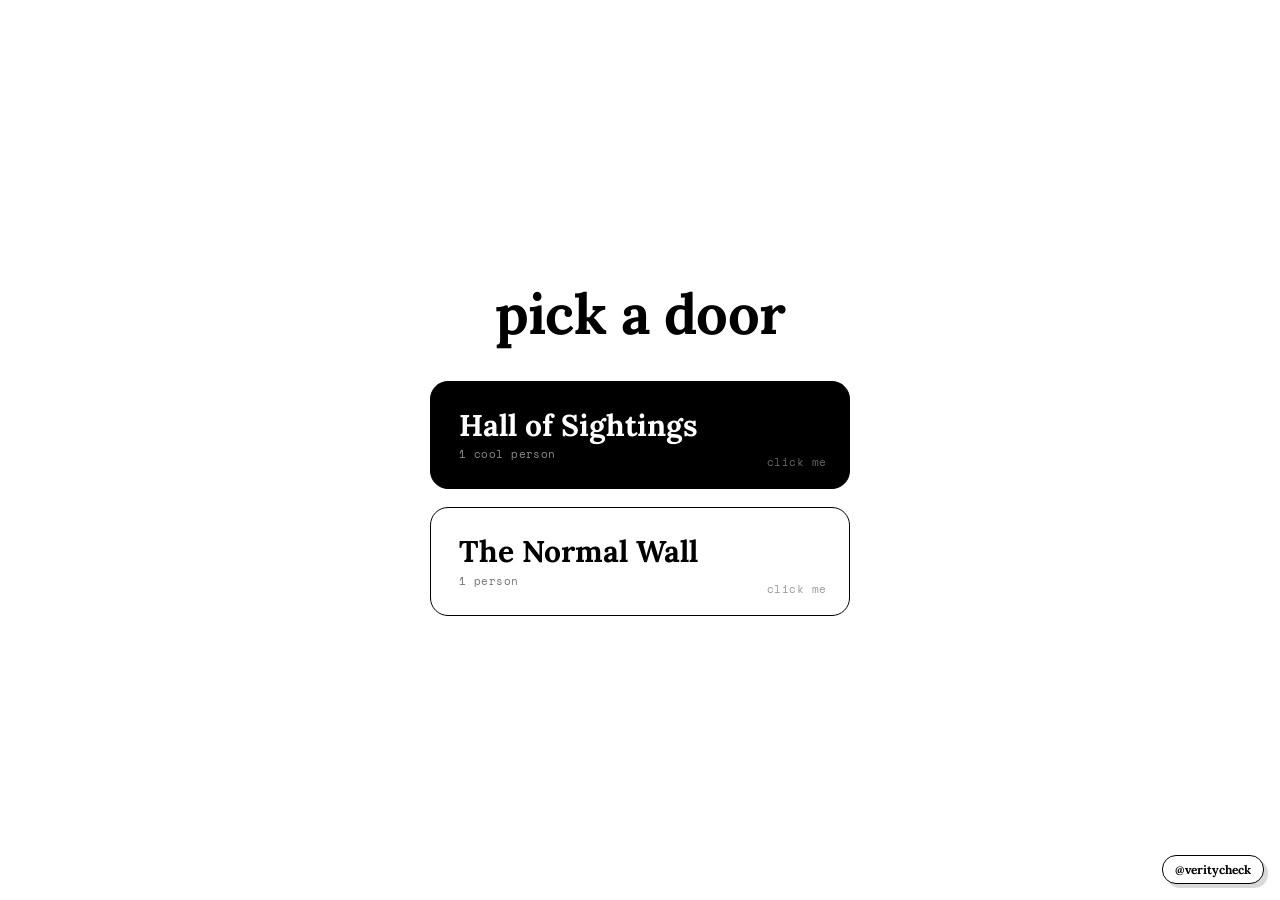
<file: 3/index.html>
<!doctype html>
<html lang="en">
<head>
<meta charset="UTF-8" />
<meta name="viewport" content="width=device-width, initial-scale=1.0" />
<meta http-equiv="X-UA-Compatible" content="ie=edge" />
<title>@veritycheck's walls</title>
<link rel="icon" type="image/x-icon" href="../1/favicon.ico">

<meta property="og:title" content="The Walls" />
<meta property="og:description" content="pick a door: one for the famous, one for everyone else. the names re-roll every refresh." />
<meta property="og:url" content="https://veritycheck.xyz/3/" />
<meta property="og:image" content="https://veritycheck.xyz/og.png" />
<meta property="og:type" content="website" />
<meta name="twitter:card" content="summary_large_image" />
<meta name="twitter:title" content="The Walls" />
<meta name="twitter:description" content="pick a door: one for the famous, one for everyone else. the names re-roll every refresh." />
<meta name="twitter:image" content="https://veritycheck.xyz/og.png" />

<link rel="stylesheet" href="style.css" />
</head>
<body>

  <main class="page">
    <h1 class="title">pick a door</h1>

    <div class="doors">
      <button class="door door-top" id="topBtn" type="button">
        <span class="door-label" id="topLabel">…</span>
        <span class="door-count" id="topCount"></span>
        <span class="door-hint">click me</span>
      </button>

      <button class="door door-bottom" id="bottomBtn" type="button">
        <span class="door-label" id="bottomLabel">…</span>
        <span class="door-count" id="bottomCount"></span>
        <span class="door-hint">click me</span>
      </button>
    </div>

  </main>

  <footer class="footer">
    <p class="footer-mark">@veritycheck</p>
  </footer>

<script>
  const TOP_NAMES = [
    "Hall of Fame",
    "The Famous List",
    "Celebrity Sightings",
    "Hall of Sightings",
    "The Celebrity Wall",
  ];
  const BOTTOM_NAMES = [
    "The Normal Wall",
    "The Guest List",
    "The Guestbook",
    "Everyone else",
  ];

  const topLabel = document.getElementById("topLabel");
  const bottomLabel = document.getElementById("bottomLabel");

  const pick = (arr) => arr[Math.floor(Math.random() * arr.length)];

  topLabel.textContent = pick(TOP_NAMES);
  bottomLabel.textContent = pick(BOTTOM_NAMES);
  function popLabel(labelEl) {
    labelEl.classList.remove("pop");
    void labelEl.offsetWidth;
    labelEl.classList.add("pop");
  }

  const topBtn = document.getElementById("topBtn");
  const bottomBtn = document.getElementById("bottomBtn");
  topBtn.addEventListener("click", () => {
    popLabel(topLabel);
    setTimeout(() => { window.location.href = "../celebrity/"; }, 300);
  });

  bottomBtn.addEventListener("click", () => {
    popLabel(bottomLabel);
    setTimeout(() => { window.location.href = "../everyone/"; }, 300);
  });

  function loadCount(url, el, format) {
    fetch(url)
      .then((r) => (r.ok ? r.json() : Promise.reject(new Error("bad response"))))
      .then((data) => {
        const pins = Array.isArray(data) ? data : data.pins;
        if (Array.isArray(pins) && pins.length > 0) {
          el.textContent = format(pins.length);
        }
      })
      .catch(() => {});
  }

  loadCount(
    "../celebrity/pins.json",
    document.getElementById("topCount"),
    (n) => n + (n === 1 ? " cool person" : " cool people")
  );
  loadCount(
    "../everyone/comments.json",
    document.getElementById("bottomCount"),
    (n) => n + (n === 1 ? " person" : " people")
  );
</script>

</body>
</html>
</file>
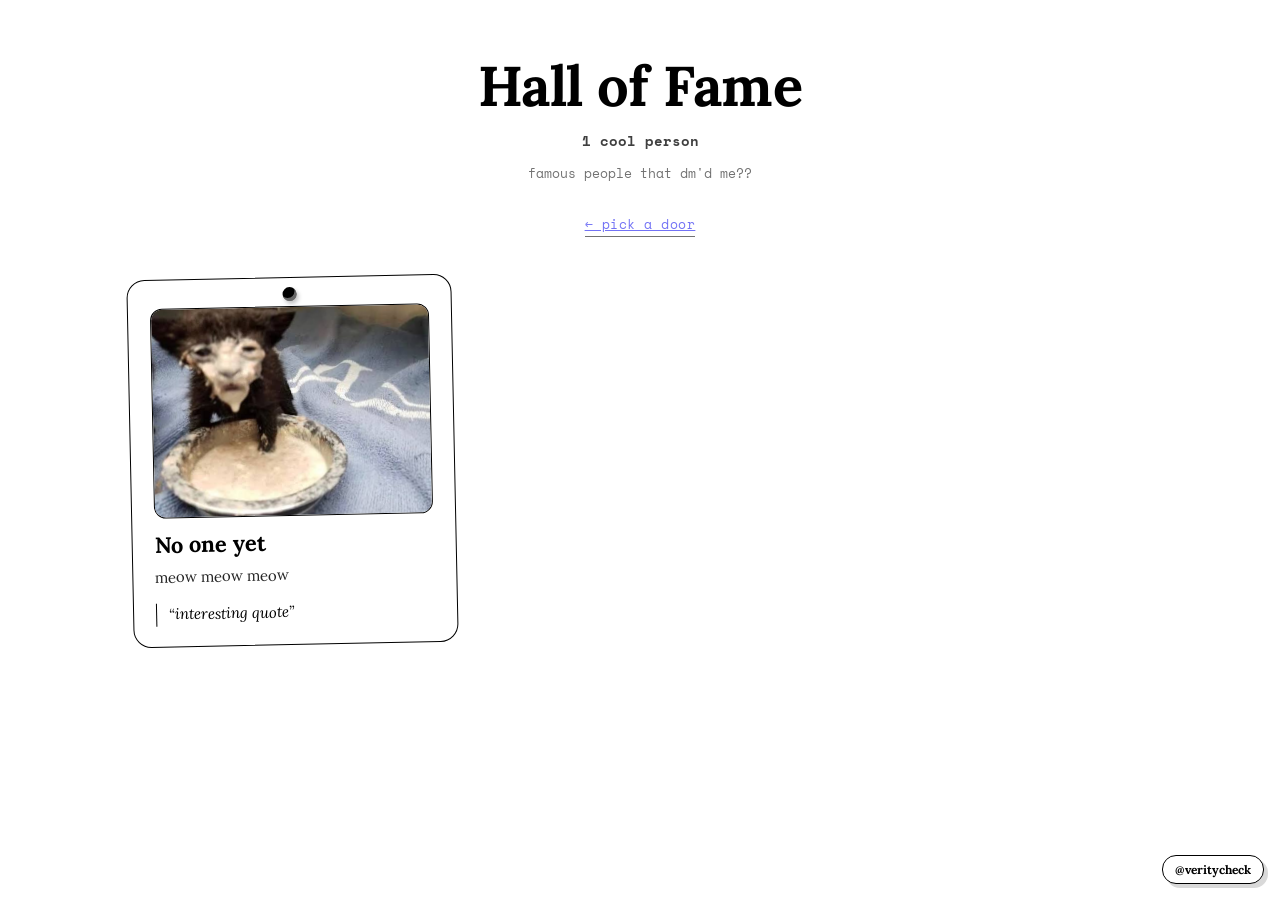
<file: celebrity/index.html>
<!doctype html>
<html lang="en">
<head>
<meta charset="UTF-8" />
<meta name="viewport" content="width=device-width, initial-scale=1.0" />
<meta http-equiv="X-UA-Compatible" content="ie=edge" />
<title>@veritycheck</title>
<link rel="icon" type="image/x-icon" href="../1/favicon.ico">

<meta property="og:title" content="The Walls" />
<meta property="og:description" content="the wall for the famous. got in by dming @veritycheck." />
<meta property="og:url" content="https://veritycheck.xyz/celebrity/" />
<meta property="og:image" content="https://veritycheck.xyz/og.png" />
<meta property="og:type" content="website" />
<meta name="twitter:card" content="summary_large_image" />
<meta name="twitter:title" content="The Walls" />
<meta name="twitter:description" content="the wall for the famous. got in by dming @veritycheck." />
<meta name="twitter:image" content="https://veritycheck.xyz/og.png" />

<link rel="stylesheet" href="style.css" />
</head>
<body>

  <header class="head">
    <h1 class="title" id="wallName">…</h1>
    <p class="count" id="wallCount"></p>
    <p class="sub">famous people that dm'd me??</p>
    <a class="back" href="../3/">&larr; pick a door</a>
  </header>

  <main class="board" id="board"></main>

  <footer class="footer">
    <p class="footer-mark">@veritycheck</p>
  </footer>

<script>

  const FALLBACK_PINS = [
    {
      name: "we had an issue i think",
      photo: "cat.jpg",
      description: "meow meow meow",
      quote: "interesting quote",
    },
  ];

  const NAMES = [
    "Hall of Fame",
    "The Famous List",
    "Celebrity Sightings",
    "Hall of Sightings",
    "The Celebrity Wall",
  ];
  document.getElementById("wallName").textContent =
    NAMES[Math.floor(Math.random() * NAMES.length)];

  const board = document.getElementById("board");

  const initials = (name) =>
    name.split(/\s+/).slice(0, 2).map((w) => w[0]).join("").toUpperCase();

  function render(pins) {
    document.getElementById("wallCount").textContent =
      pins.length + (pins.length === 1 ? " cool person" : " cool people");
    pins.forEach((data, i) => {
    const pin = document.createElement("article");
    pin.className = "pin";
    pin.style.setProperty("--tilt", (Math.random() * 3 - 1.5).toFixed(2) + "deg");
    pin.style.setProperty("--i", i);

    const photo = data.photo
      ? `<img class="pin-photo-img" src="${data.photo}" alt="${data.name}">`
      : `<div class="pin-photo-empty">${initials(data.name)}</div>`;

    pin.innerHTML = `
      <figure class="pin-photo">${photo}</figure>
      <h2 class="pin-name">${data.name}</h2>
      ${data.description ? `<p class="pin-desc">${data.description}</p>` : ""}
      ${data.quote ? `<blockquote class="pin-quote">&ldquo;${data.quote}&rdquo;</blockquote>` : ""}
    `;
    pin.addEventListener("click", () => {
      pin.classList.remove("is-popping");
      void pin.offsetWidth;
      pin.classList.add("is-popping");
    });
    pin.addEventListener("animationend", () => pin.classList.remove("is-popping"));

    board.appendChild(pin);
    });
  }

  function tryFetch(url) {
    return fetch(url)
      .then((r) => (r.ok ? r.json() : Promise.reject(new Error("bad response"))))
      .then((data) => {
        const pins = Array.isArray(data) ? data : data.pins;
        if (!Array.isArray(pins) || pins.length === 0) {
          throw new Error("empty");
        }
        return pins;
      });
  }

  tryFetch("pins.json")
    .then(render)
    .catch(() => render(FALLBACK_PINS));
</script>

</body>
</html>
</file>
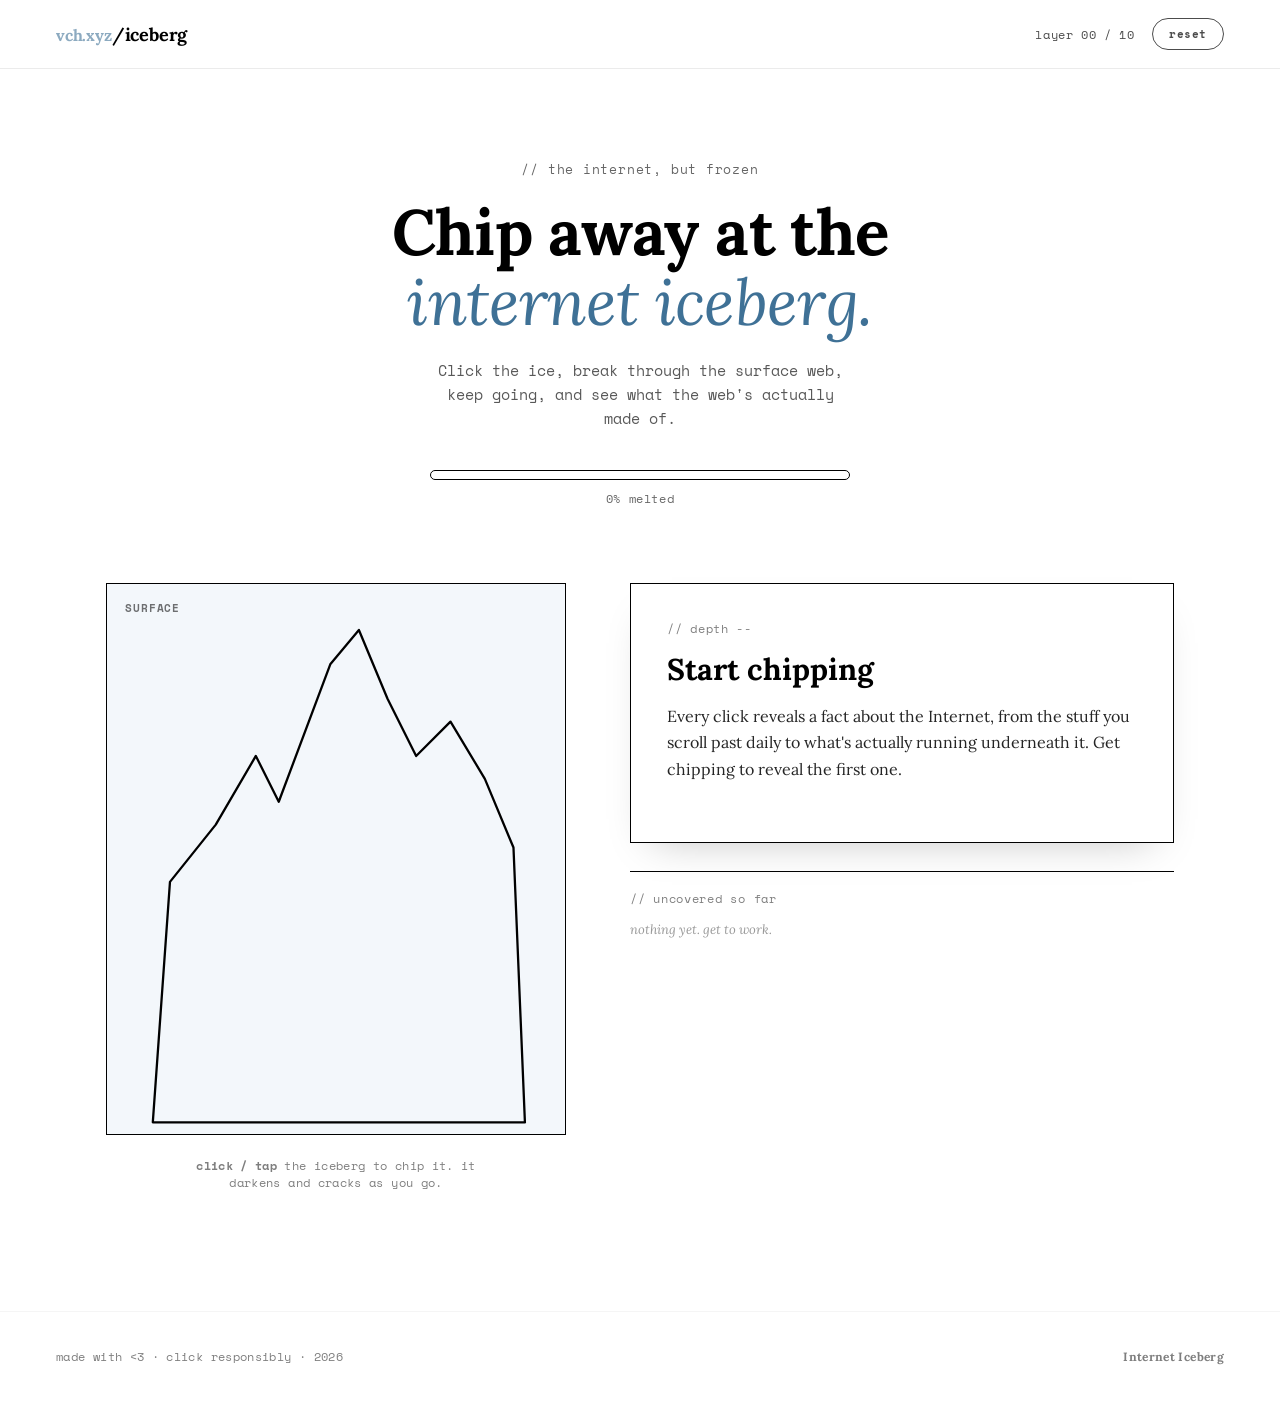
<file: iceberg/index.html>
<!doctype html>
<html lang="en">
    <head>
        <meta charset="UTF-8" />
        <meta name="viewport" content="width=device-width, initial-scale=1.0" />
        <title>Internet iceberg >> chip away</title>
        <link rel="stylesheet" href="style.css" />
    </head>
    <body>
        <!-- ============ NAV ============ -->
        <nav class="nav">
            <a href="#top" class="nav-mark"
                ><span class="dot">vch.xyz</span>/iceberg</a
            >
            <div class="nav-meta">
                <span id="layerCounter">layer 00 / 10</span>
                <button class="btn-reset" id="resetBtn">reset</button>
            </div>
        </nav>

        <!-- ============ HERO ============ -->
        <header class="hero" id="top">
            <p class="hero-eyebrow">// the internet, but frozen</p>
            <h1 class="hero-title">
                Chip away at the
                <span class="hero-title-italic">internet iceberg.</span>
            </h1>
            <p class="hero-sub">
                Click the ice, break through the surface web, keep going, and
                see what the web's actually made of.
            </p>

            <div class="progress-wrap">
                <div class="progress-track">
                    <div class="progress-fill" id="progressFill"></div>
                </div>
                <p class="progress-label">
                    <span id="progressPct">0</span>% melted
                </p>
            </div>
        </header>

        <!-- ============ ICEBERG + FACT PANEL ============ -->
        <section class="main-section" id="berg">
            <div class="berg-col">
                <div class="iceberg-card" id="icebergCard">
                    <span class="iceberg-depth-tag" id="hudDepth">surface</span>

                    <svg
                        class="iceberg-svg"
                        id="icebergSvg"
                        viewBox="0 0 400 480"
                        xmlns="http://www.w3.org/2000/svg"
                    >
                        <path
                            id="icebergShape"
                            class="iceberg-shape"
                            d="M40,470 L55,260 L95,210 L130,150 L150,190 L195,70 L220,40 L245,100 L270,150 L300,120 L330,170 L355,230 L365,470 Z"
                        />
                        <g id="crackLayer"></g>
                    </svg>

                    <div class="hit-pip hit-pip-iceberg" id="hudPips"></div>
                </div>

                <div class="berg-instructions" id="bergInstructions">
                    <p>
                        <strong>click / tap</strong> the iceberg to chip it. it
                        darkens and cracks as you go.
                    </p>
                </div>
            </div>

            <div class="fact-col" id="factSection">
                <div class="fact-card" id="factCard">
                    <p class="fact-card-label">
                        // depth <span id="factDepth">--</span>
                    </p>
                    <h2 class="fact-card-title" id="factTitle">
                        Start chipping
                    </h2>
                    <p class="fact-card-body" id="factBody">
                        Every click reveals a fact about the Internet, from the
                        stuff you scroll past daily to what's actually running
                        underneath it. Get chipping to reveal the first one.
                    </p>
                    <div class="fact-links" id="factLinks"></div>
                </div>

                <div class="fact-log" id="factLog">
                    <p class="fact-log-label">// uncovered so far</p>
                    <div class="fact-log-list" id="factLogList">
                        <p class="fact-log-empty">nothing yet. get to work.</p>
                    </div>
                </div>
            </div>
        </section>

        <!-- ============ END STATE ============ -->
        <section class="end-section" id="endSection">
            <p class="section-label">// the bottom</p>
            <h2 class="contact-title">
                You hit the<br />
                <span class="contact-title-outline">ocean floor.</span>
            </h2>
            <p class="end-sub">
                10 layers down, every fact uncovered. Not bad for someone with a
                mouse and too much time.
            </p>
            <button class="btn btn-solid" id="rebuildBtn">refreeze it</button>
        </section>

        <footer class="footer">
            <p>made with &lt;3 · click responsibly · 2026</p>
            <p class="footer-mark">Internet Iceberg</p>
        </footer>

        <script src="script.js"></script>
    </body>
</html>
</file>
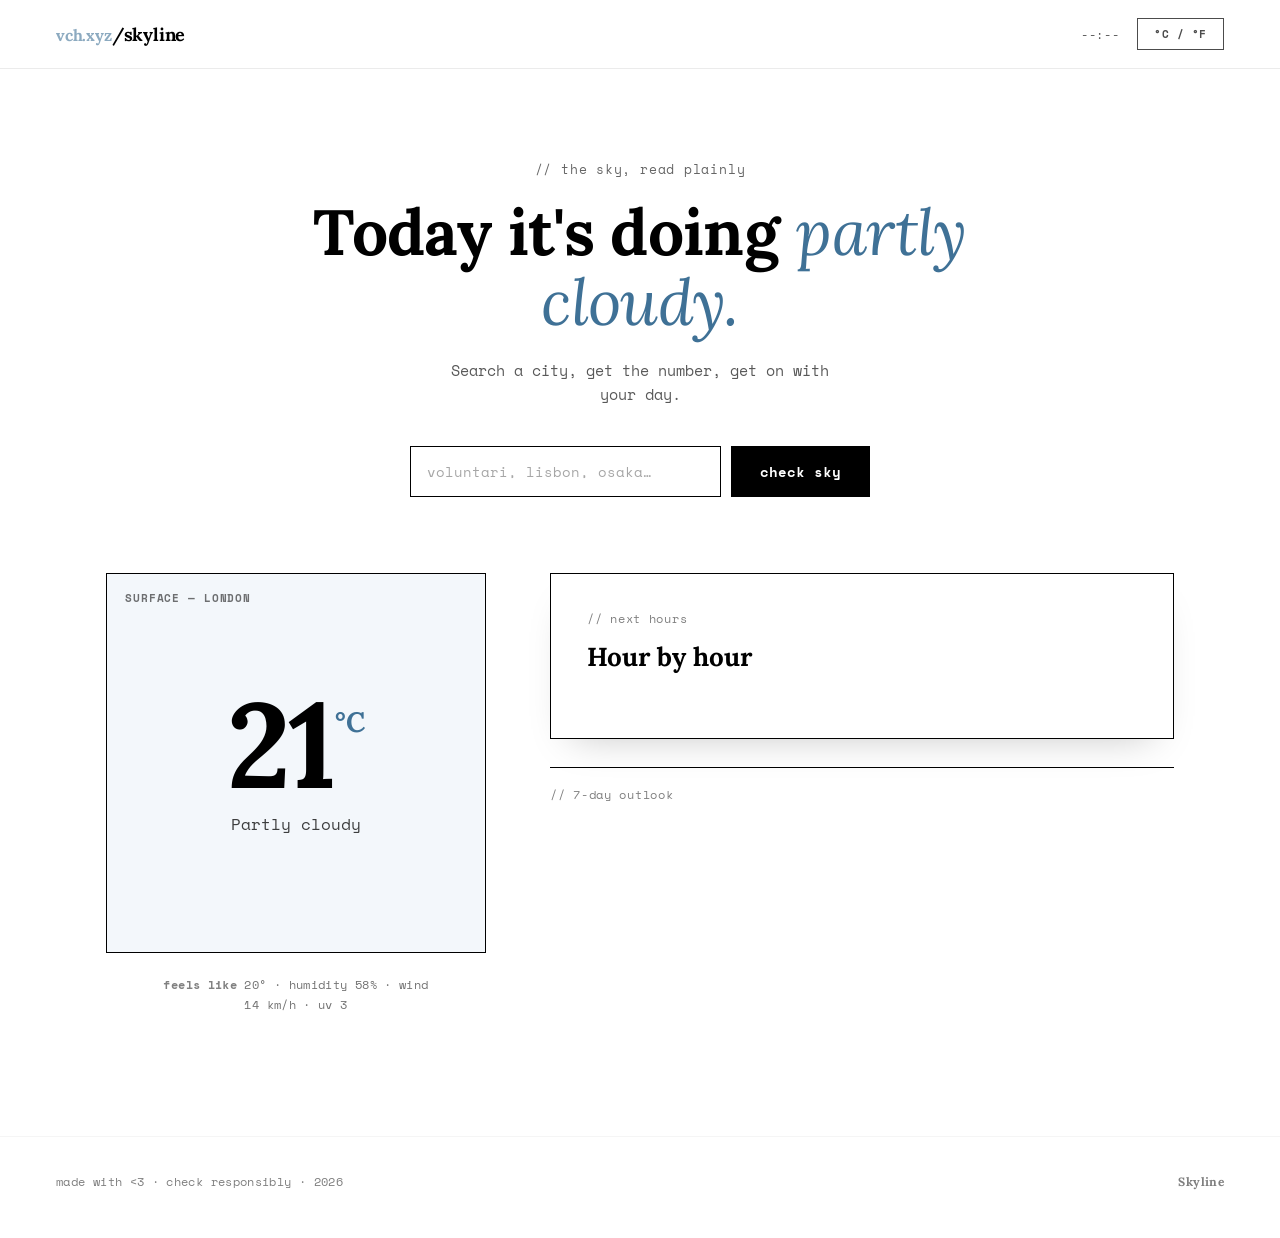
<file: skyline/index.html>
<!doctype html>
<html lang="en">
<head>
<meta charset="UTF-8" />
<meta name="viewport" content="width=device-width, initial-scale=1.0" />
<title>Skyline</title>
<link rel="stylesheet" href="style.css" />
</head>
<body>

  <nav class="nav">
    <a href="#top" class="nav-mark"><span class="dot">vch.xyz</span>/skyline</a>
    <div class="nav-meta">
      <span id="clockTag">--:--</span>
      <button class="btn-reset" id="unitBtn">°C / °F</button>
    </div>
  </nav>

  <header class="hero" id="top">
    <p class="hero-eyebrow">// the sky, read plainly</p>
    <h1 class="hero-title">
      Today it's doing
      <span class="hero-title-italic" id="heroCond">partly cloudy.</span>
    </h1>
    <p class="hero-sub">
      Search a city, get the number, get on with your day.
    </p>
    <div class="search-wrap" style="position: relative;">
        <input type="text" id="cityInput" placeholder="voluntari, lisbon, osaka…" autocomplete="off" />
        <div id="autocomplete-list" class="autocomplete-list"></div>
        <button class="btn btn-solid" id="searchBtn">check sky</button>
    </div>
  </header>

  <section class="main-section" id="reading">
    <div class="temp-col">
      <div class="temp-card" id="tempCard">
        <span class="temp-depth-tag" id="hudPlace">surface — London</span>

        <div class="temp-figure">
          <span class="temp-num" id="tempBig">21</span><span class="temp-unit" id="tempUnit">°C</span>
        </div>
        <p class="temp-condition" id="condText">Partly cloudy</p>

        <div class="hit-pip hit-pip-temp" id="gaugePips"></div>
      </div>

      <div class="berg-instructions">
        <p><strong>feels like</strong> <span id="feelsLike">20°</span> · humidity <span id="humidity">58%</span> · wind <span id="wind">14 km/h</span> · uv <span id="uv">3</span></p>
      </div>
    </div>

    <div class="fact-col">
      <div class="fact-card" id="hourCard">
        <p class="fact-card-label">// next hours</p>
        <h2 class="fact-card-title">Hour by hour</h2>
        <div class="hourly-grid" id="hourlyGrid"></div>
      </div>

      <div class="fact-log">
        <p class="fact-log-label">// 7-day outlook</p>
        <div class="fact-log-list" id="forecastList"></div>
      </div>
    </div>
  </section>

  <footer class="footer">
    <p>made with &lt;3 · check responsibly · 2026</p>
    <p class="footer-mark">Skyline</p>
  </footer>

  <script src="script.js"></script>
</body>
</html>
</file>
<file: 3/style.css>
@import url("https://fonts.googleapis.com/css2?family=Lora:ital,wght@0,400..700;1,400..700&display=swap");
@import url("https://fonts.googleapis.com/css2?family=Space+Mono:ital,wght@0,400;0,700;1,400;1,700&display=swap");

:root {
  --black: #000;
  --white: #fff;
  --spring: cubic-bezier(0.3, 1.8, 0.5, 1);
  --ease: cubic-bezier(0.16, 1, 0.3, 1);
}

* {
  box-sizing: border-box;
}

body {
  margin: 0;
  background-color: var(--white);
  color: var(--black);
  overflow: hidden;
  font-family: "Space Mono", monospace;
  height: 100vh;
  height: 100dvh;
  display: flex;
  flex-direction: column;
}

::selection {
  background: var(--black);
  color: var(--white);
}

@media (prefers-reduced-motion: reduce) {
  *, *::before, *::after {
    animation-duration: 0.001ms !important;
    transition-duration: 0.001ms !important;
  }
}

.page {
  flex: 1;
  display: flex;
  flex-direction: column;
  align-items: center;
  justify-content: center;
  text-align: center;
  padding: 24px;
}

.title {
  margin: 0;
  font-family: "Lora", serif;
  font-size: clamp(32px, 5vw, 56px);
  font-weight: 700;
  line-height: 1.08;
  letter-spacing: -0.01em;
}

.doors {
  margin-top: 36px;
  display: flex;
  flex-direction: column;
  gap: 18px;
  width: min(420px, 100%);
}

.door {
  position: relative;
  overflow: hidden;
  font-family: "Space Mono", monospace;
  cursor: pointer;
  border-radius: 18px;
  border: 1.5px solid var(--black);
  padding: 26px 28px;
  display: flex;
  flex-direction: column;
  align-items: flex-start;
  gap: 4px;
  text-align: left;
  transition:
    transform 0.25s var(--spring),
    background-color 0.2s var(--ease),
    color 0.2s var(--ease),
    box-shadow 0.25s var(--ease);
}

.door-label {
  font-family: "Lora", serif;
  font-size: clamp(22px, 3.4vw, 30px);
  font-weight: 700;
  line-height: 1.15;
}

.door-count {
  font-size: 11px;
  letter-spacing: 0.04em;
  opacity: 0.55;
}

.door-hint {
  font-size: 11px;
  letter-spacing: 0.05em;
  opacity: 0.4;
  align-self: flex-end;
  position: absolute;
  right: 22px;
  bottom: 18px;
  transition: opacity 0.2s var(--ease), transform 0.25s var(--spring);
}

.door-top {
  background: var(--black);
  color: var(--white);
}

.door-top:hover {
  transform: scaleX(1.05) scaleY(1.03) rotate(-0.5deg);
  box-shadow: 6px 6px 0 var(--black);
}

.door-top:active {
  transform: scaleX(0.97) scaleY(0.94);
  box-shadow: none;
}

.door-bottom {
  background: transparent;
  color: var(--black);
}

.door-bottom:hover {
  background: var(--black);
  color: var(--white);
  transform: scaleX(1.05) scaleY(1.03) rotate(0.5deg);
  box-shadow: 6px 6px 0 rgba(0, 0, 0, 0.25);
}

.door-bottom:active {
  transform: scaleX(0.97) scaleY(0.94);
  box-shadow: none;
}

.door:hover .door-hint {
  opacity: 0.85;
  transform: translateX(-4px);
}

.door-label.pop {
  animation: label-pop 0.45s var(--spring);
}

@keyframes label-pop {
  0% { transform: scale(1) rotate(0deg); }
  30% { transform: scale(1.12) rotate(-2deg); }
  60% { transform: scale(0.96) rotate(1deg); }
  100% { transform: scale(1) rotate(0deg); }
}

.door {
  opacity: 0;
  translate: 0 24px;
  animation: door-in 0.7s var(--ease) forwards;
}

.door-bottom {
  animation-delay: 0.12s;
}

@keyframes door-in {
  to { opacity: 1; translate: 0 0; }
}

.footer {
  position: fixed;
  right: 16px;
  bottom: 16px;
  z-index: 100;
  background: var(--white);
  border: 1.5px solid var(--black);
  border-radius: 14px;
  padding: 6px 12px;
  box-shadow: 4px 4px 0 rgba(0, 0, 0, 0.15);
}

.footer-mark {
  margin: 0;
  font-family: "Lora", serif;
  font-weight: 700;
  font-size: 12px;
  opacity: 1;
}
</file>
<file: celebrity/style.css>
@import url("https://fonts.googleapis.com/css2?family=Lora:ital,wght@0,400..700;1,400..700&display=swap");
@import url("https://fonts.googleapis.com/css2?family=Space+Mono:ital,wght@0,400;0,700;1,400;1,700&display=swap");

:root {
  --black: #000;
  --white: #fff;
  --spring: cubic-bezier(0.3, 1.8, 0.5, 1);
  --ease: cubic-bezier(0.16, 1, 0.3, 1);
}

* {
  box-sizing: border-box;
}

body {
  margin: 0;
  background-color: var(--white);
  color: var(--black);
  font-family: "Space Mono", monospace;
  min-height: 100vh;
  overflow-x: hidden;
}

::selection {
  background: var(--black);
  color: var(--white);
}

@media (prefers-reduced-motion: reduce) {
  *, *::before, *::after {
    animation-duration: 0.001ms !important;
    transition-duration: 0.001ms !important;
  }
}

.head {
  text-align: center;
  padding: 56px 24px 0;
}

.title {
  margin: 0;
  font-family: "Lora", serif;
  font-size: clamp(32px, 5vw, 56px);
  font-weight: 700;
  line-height: 1.08;
  letter-spacing: -0.01em;
}

.count {
  margin: 14px 0 0;
  font-size: 14px;
  font-weight: 700;
  opacity: 0.75;
}

.count:empty {
  display: none;
}

.sub {
  margin-top: 12px;
  font-size: 13px;
  opacity: 0.55;
}

.back {
  display: inline-block;
  margin-top: 18px;
  font-size: 13px;
  letter-spacing: 0.04em;
  opacity: 0.55;
  border-bottom: 1.5px solid var(--black);
  padding-bottom: 2px;
  transition: opacity 0.2s var(--ease), letter-spacing 0.25s var(--ease);
}

.back:hover {
  opacity: 1;
  letter-spacing: 0.08em;
}

.board {
  max-width: 1100px;
  margin: 0 auto;
  padding: 40px clamp(16px, 4vw, 40px) 60px;
  columns: 3 260px;
  column-gap: 22px;
}

.pin {
  position: relative;
  break-inside: avoid;
  margin: 0 0 22px;
  background: var(--white);
  border: 1.5px solid var(--black);
  border-radius: 18px;
  padding: 28px 22px 20px;
  cursor: pointer;
  transform: rotate(var(--tilt, 0deg));
  transition: transform 0.25s var(--spring), box-shadow 0.25s var(--ease);
  animation: pin-in 0.6s var(--ease) backwards;
  animation-delay: calc(min(var(--i, 0), 9) * 55ms);
}

.pin::before {
  content: "";
  position: absolute;
  top: 9px;
  left: 50%;
  width: 14px;
  height: 14px;
  margin-left: -7px;
  border-radius: 50%;
  background: var(--black);
  box-shadow:
    inset -2px -3px 0 rgba(255, 255, 255, 0.4),
    2px 3px 4px rgba(0, 0, 0, 0.25);
}

.pin:hover {
  transform: rotate(0deg) translateY(-6px) scale(1.02);
  box-shadow: 8px 10px 0 rgba(0, 0, 0, 0.12);
}

.pin.is-popping {
  transform-origin: 50% 14px;
  animation: pin-swing 0.55s var(--ease);
}

@keyframes pin-swing {
  0% { transform: rotate(var(--tilt, 0deg)); }
  25% { transform: rotate(calc(var(--tilt, 0deg) + 3.5deg)); }
  55% { transform: rotate(calc(var(--tilt, 0deg) - 2.8deg)); }
  80% { transform: rotate(calc(var(--tilt, 0deg) + 1.4deg)); }
  100% { transform: rotate(var(--tilt, 0deg)); }
}

@keyframes pin-in {
  from {
    opacity: 0;
    translate: 0 24px;
  }
}

.pin-photo {
  margin: 0 0 14px;
  border: 1.5px solid var(--black);
  border-radius: 12px;
  overflow: hidden;
}

.pin-photo-img,
.pin-photo-empty {
  display: block;
  width: 100%;
  aspect-ratio: 4 / 3;
  object-fit: cover;
}

.pin-photo-empty {
  display: flex;
  align-items: center;
  justify-content: center;
  background: var(--black);
  color: var(--white);
  font-family: "Lora", serif;
  font-weight: 700;
  font-size: 42px;
}

.pin-name {
  margin: 0;
  font-family: "Lora", serif;
  font-size: 22px;
  font-weight: 700;
  line-height: 1.15;
}

.pin-desc {
  margin: 8px 0 0;
  font-family: "Lora", serif;
  font-size: 15px;
  line-height: 1.6;
  opacity: 0.85;
}

.pin-quote {
  margin: 14px 0 0;
  padding-left: 12px;
  border-left: 1.5px solid var(--black);
  font-family: "Lora", serif;
  font-style: italic;
  font-size: 15px;
  line-height: 1.5;
}

.footer {
  position: fixed;
  right: 16px;
  bottom: 16px;
  z-index: 100;
  background: var(--white);
  border: 1.5px solid var(--black);
  border-radius: 14px;
  padding: 6px 12px;
  box-shadow: 4px 4px 0 rgba(0, 0, 0, 0.15);
}

.footer-mark {
  margin: 0;
  font-family: "Lora", serif;
  font-weight: 700;
  font-size: 12px;
  opacity: 1;
}
</file>
<file: iceberg/style.css>
@import url("https://fonts.googleapis.com/css2?family=Lora:ital,wght@0,400..700;1,400..700&display=swap");
@import url("https://fonts.googleapis.com/css2?family=Space+Mono:ital,wght@0,400;0,700;1,400;1,700&display=swap");

:root {
  --black: #000;
  --white: #fff;
  --ice0: #ffffff;
  --ice1: #f3f7fb;
  --ice2: #e6eef6;
  --ice3: #d6e3ee;
  --ice4: #c3d6e6;
  --ice5: #aec8dc;
  --ice6: #93b6cf;
  --ice7: #77a1bf;
  --ice8: #5b8aac;
  --ice9: #3f7196;
  --ice10: #234f6e;
  --spring: cubic-bezier(0.3, 1.8, 0.5, 1);
  --ease: cubic-bezier(0.16, 1, 0.3, 1);
}

* { box-sizing: border-box; }

html { scroll-behavior: smooth; }

body {
  margin: 0;
  background-color: var(--white);
  color: var(--black);
  overflow-x: hidden;
  font-family: "Space Mono", monospace;
}

h1, h2, h3 { margin: 0; font-family: "Lora", serif; }
p { margin: 0; }
a { color: inherit; text-decoration: none; }

::selection { background: var(--black); color: var(--white); }

@media (prefers-reduced-motion: reduce) {
  *, *::before, *::after {
    animation-duration: 0.001ms !important;
    transition-duration: 0.001ms !important;
  }
}

/* ============ NAV ============ */
.nav {
  position: sticky;
  top: 0;
  left: 0;
  right: 0;
  z-index: 100;
  display: flex;
  align-items: center;
  justify-content: space-between;
  padding: 18px clamp(20px, 5vw, 56px);
  background-color: rgba(255, 255, 255, 0.85);
  backdrop-filter: blur(10px);
  -webkit-backdrop-filter: blur(10px);
  border-bottom: 1.5px solid rgba(0, 0, 0, 0.08);
}

.nav-mark {
  font-family: "Lora", serif;
  font-weight: 700;
  font-size: 18px;
  letter-spacing: -0.01em;
}

.nav-mark .dot {
  color: var(--ice9);
  font-size:16px;
  opacity:0.6;
}

.nav-meta {
  display: flex;
  align-items: center;
  gap: 18px;
  font-size: 12px;
  letter-spacing: 0.05em;
  opacity: 0.7;
}

.btn-reset {
  font-family: "Space Mono", monospace;
  font-size: 11px;
  letter-spacing: 0.05em;
  font-weight: 700;
  background: transparent;
  border: 1.5px solid var(--black);
  border-radius: 100px;
  padding: 7px 16px;
  cursor: pointer;
  transition: transform 0.25s var(--spring), background-color 0.2s var(--ease), color 0.2s var(--ease);
}

.btn-reset:hover {
  background: var(--black);
  color: var(--white);
  transform: scale(1.05);
}

/* ============ HERO ============ */
.hero {
  display: flex;
  flex-direction: column;
  align-items: center;
  justify-content: center;
  text-align: center;
  padding: 90px 24px 56px;
}

.hero-eyebrow {
  font-size: 13px;
  letter-spacing: 0.06em;
  opacity: 0.6;
  margin-bottom: 18px;
}

.hero-title {
  font-size: clamp(32px, 6vw, 64px);
  font-weight: 700;
  line-height: 1.1;
  letter-spacing: -0.01em;
  max-width: 18ch;
}

.hero-title-italic {
  font-style: italic;
  font-weight: 400;
  color: var(--ice9);
}

.hero-sub {
  margin-top: 20px;
  font-size: 15px;
  line-height: 1.6;
  max-width: 46ch;
  opacity: 0.65;
}

.progress-wrap {
  margin-top: 40px;
  width: min(420px, 80vw);
}

.progress-track {
  width: 100%;
  height: 10px;
  border-radius: 100px;
  border: 1.5px solid var(--black);
  overflow: hidden;
  background: var(--white);
}

.progress-fill {
  height: 100%;
  width: 0%;
  background: linear-gradient(90deg, var(--ice5), var(--ice10));
  transition: width 0.4s var(--ease);
}

.progress-label {
  margin-top: 10px;
  font-size: 12px;
  letter-spacing: 0.05em;
  opacity: 0.6;
}

/* ============ MAIN SECTION (berg + fact, side by side) ============ */
.main-section {
  padding: 20px clamp(20px, 5vw, 56px) 120px;
  max-width: 1180px;
  margin: 0 auto;
  display: grid;
  grid-template-columns: minmax(0, 460px) minmax(0, 1fr);
  gap: clamp(24px, 5vw, 64px);
  align-items: start;
  justify-content: center;
}

.berg-col {
  display: flex;
  flex-direction: column;
  align-items: center;
}

.iceberg-card {
  position: relative;
  width: 100%;
  max-width: 460px;
  aspect-ratio: 5 / 6;
  border: 1.5px solid var(--black);
  border-radius: 0px;
  overflow: hidden;
  background: var(--ice1);
  cursor: pointer;
  user-select: none;
  transition: transform 0.15s var(--ease);
}

.iceberg-card:active {
  transform: scale(0.99);
}

.iceberg-card.cracking {
  animation: shake 0.18s linear;
}

@keyframes shake {
  0% { transform: translateX(0); }
  25% { transform: translateX(-3px) rotate(-0.4deg); }
  50% { transform: translateX(3px) rotate(0.4deg); }
  75% { transform: translateX(-2px); }
  100% { transform: translateX(0); }
}

.iceberg-depth-tag {
  position: absolute;
  top: 16px;
  left: 18px;
  z-index: 10;
  font-size: 11px;
  letter-spacing: 0.08em;
  font-weight: 700;
  text-transform: uppercase;
  opacity: 0.55;
}

.iceberg-svg {
  position: absolute;
  inset: 0;
  width: 100%;
  height: 100%;
}

.iceberg-shape {
  fill: var(--ice1);
  stroke: var(--black);
  stroke-width: 2;
  stroke-linejoin: round;
  transition: fill 0.5s var(--ease);
}

.crack-line {
  fill: none;
  stroke: rgba(0, 0, 0, 0.4);
  stroke-width: 1.4;
  stroke-linecap: round;
  stroke-dasharray: 260;
  stroke-dashoffset: 260;
  transition: stroke-dashoffset 0.6s var(--ease);
}

.crack-line.show {
  stroke-dashoffset: 0;
}

.iceberg-card.melted .iceberg-shape {
  fill: var(--ice10);
  stroke: var(--ice1);
}

.iceberg-card.melted .crack-line {
  stroke: rgba(255, 255, 255, 0.45);
}

.hit-pip-iceberg {
  position: absolute;
  bottom: 16px;
  left: 50%;
  transform: translateX(-50%);
  z-index: 10;
}

.hit-pip {
  display: flex;
  gap: 5px;
}

.hit-pip span {
  width: 6px;
  height: 6px;
  border-radius: 50%;
  border: 1.5px solid var(--black);
  background: transparent;
  transition: background-color 0.2s var(--ease), border-color 0.2s var(--ease);
}

.hit-pip span.hit {
  background: var(--black);
}

.iceberg-card.melted .hit-pip span {
  border-color: var(--white);
}

.iceberg-card.melted .hit-pip span.hit {
  background: var(--white);
}

.hit-feedback {
  position: absolute;
  pointer-events: none;
  font-family: "Space Mono", monospace;
  font-weight: 700;
  font-size: 13px;
  opacity: 0;
  z-index: 20;
}

.hit-feedback.pop {
  animation: floatUp 0.6s var(--ease) forwards;
}

@keyframes floatUp {
  0% { opacity: 1; transform: translateY(0) scale(0.9); }
  100% { opacity: 0; transform: translateY(-34px) scale(1.1); }
}

.berg-instructions {
  margin-top: 22px;
  font-size: 12px;
  letter-spacing: 0.03em;
  opacity: 0.5;
  text-align: center;
  max-width: 40ch;
}

.berg-instructions.hide {
  display: none;
}

/* ============ FACT COLUMN (sticky) ============ */
.fact-col {
  display: flex;
  flex-direction: column;
  gap: 28px;
  min-width: 0;
}

.fact-card {
  position: sticky;
  z-index: 10;
  top: 84px;
  border: 1.5px solid var(--black);
  border-radius: 0px;
  padding: 36px;
  min-height: 220px;
  background: var(--white);
  box-shadow: 0 18px 40px -22px rgba(0, 0, 0, 0.25);
  transition: transform 0.3s var(--spring), border-color 0.3s var(--ease), box-shadow 0.3s var(--ease);
}

.fact-card.flash {
  animation: cardFlash 0.5s var(--ease);
}

@keyframes cardFlash {
  0% { transform: scale(1); }
  35% { transform: scale(1.015); }
  100% { transform: scale(1); }
}

.fact-card-label {
  font-size: 12px;
  letter-spacing: 0.06em;
  opacity: 0.5;
  margin-bottom: 14px;
}

.fact-card-title {
  font-size: clamp(22px, 2.8vw, 30px);
  font-weight: 700;
  line-height: 1.2;
}

.fact-card-body {
  margin-top: 16px;
  font-family: "Lora", serif;
  font-size: 16px;
  line-height: 1.65;
  opacity: 0.85;
}

.fact-links {
  margin-top: 24px;
  display: flex;
  flex-direction: column;
  gap: 8px;
}

.fact-links-label {
  font-size: 11px;
  letter-spacing: 0.06em;
  opacity: 0.45;
  margin-bottom: 4px;
}

.fact-link {
  font-size: 13px;
  font-weight: 700;
  display: inline-flex;
  align-items: center;
  gap: 6px;
  width: fit-content;
  border-bottom: 1.5px solid var(--black);
  padding-bottom: 2px;
  transition: gap 0.25s var(--spring), opacity 0.2s var(--ease), border-color 0.2s var(--ease);
}

.fact-link:hover {
  gap: 10px;
  opacity: 0.65;
}

.fact-link-arrow {
  font-size: 13px;
  transition: transform 0.25s var(--spring);
}

.fact-link:hover .fact-link-arrow {
  transform: translate(2px, -2px);
}

.fact-log {
  border-top: 1.5px solid var(--black);
  padding-top: 18px;
}

.fact-log-label {
  font-size: 12px;
  letter-spacing: 0.06em;
  opacity: 0.5;
  margin-bottom: 14px;
}

.fact-log-list {
  display: flex;
  flex-direction: column;
  max-height: 260px;
  overflow-y: auto;
  padding-right: 4px;
}

.fact-log-empty {
  font-size: 13px;
  opacity: 0.4;
  font-family: "Lora", serif;
  font-style: italic;
}

.fact-log-item {
  display: grid;
  grid-template-columns: 28px 1fr;
  gap: 12px;
  padding: 12px 0;
  border-bottom: 1.5px solid rgba(0,0,0,0.1);
  font-size: 13px;
  opacity: 0;
  transform: translateY(8px);
  animation: logIn 0.4s var(--ease) forwards;
}

@keyframes logIn {
  to { opacity: 1; transform: translateY(0); }
}

.fact-log-item .ln {
  opacity: 0.4;
}

.lt-wrap {
  display: flex;
  flex-direction: column;
  gap: 5px;
}

.fact-log-item .lt {
  font-weight: 700;
}

.log-links {
  font-size: 11px;
}

.log-link {
  opacity: 0.5;
  text-decoration: underline;
  transition: opacity 0.2s var(--ease);
}

.log-link:hover {
  opacity: 1;
}

/* ============ END SECTION ============ */
.end-section {
  text-align: center;
  padding: 100px clamp(20px,5vw,56px) 120px;
  display: none;
}

.end-section.show {
  display: block;
}

.contact-title {
  font-size: clamp(34px, 6vw, 60px);
  font-weight: 700;
  line-height: 1.1;
  margin-bottom: 18px;
}

.contact-title-outline {
  -webkit-text-stroke: 1.5px var(--black);
  color: transparent;
  font-style: italic;
  font-weight: 400;
}

.end-sub {
  font-family: "Lora", serif;
  font-size: 16px;
  opacity: 0.7;
  max-width: 46ch;
  margin: 0 auto 36px;
  line-height: 1.6;
}

.btn {
  font-family: "Space Mono", monospace;
  font-weight: 700;
  font-size: 14px;
  padding: 14px 28px;
  border-radius: 14px;
  cursor: pointer;
  transition: transform 0.25s var(--spring), background-color 0.2s var(--ease), color 0.2s var(--ease);
  display: inline-flex;
  align-items: center;
  border: 1.5px solid var(--black);
}

.btn-solid {
  background: var(--black);
  color: var(--white);
}

.btn-solid:hover {
  transform: scaleX(1.08) scaleY(1.04);
}

.btn-solid:active {
  transform: scaleX(0.96) scaleY(0.92);
}

/* ============ FOOTER ============ */
.footer {
  display: flex;
  justify-content: space-between;
  align-items: center;
  padding: 36px clamp(20px, 5vw, 56px) 48px;
  font-size: 12px;
  opacity: 0.5;
  letter-spacing: 0.03em;
  border-top: 1.5px solid rgba(0,0,0,0.08);
}

.footer-mark {
  font-family: "Lora", serif;
  font-weight: 700;
  opacity: 1;
}

/* ============ RESPONSIVE ============ */
@media (max-width: 860px) {
  .main-section {
    grid-template-columns: 1fr;
  }
  .berg-col {
    max-width: 460px;
    margin: 0 auto;
    width:100%;
  }
  .iceberg-card {
    min-height: clamp(300px, 75vw, 552px)
  }
  .fact-card {
    position: static;
  }
}

@media (max-width: 480px) {
  .nav-meta { gap: 10px; }
  .layer { padding: 0 14px; }
  .layer-label { font-size: 10px; }
}
</file>
<file: skyline/style.css>
@import url("https://fonts.googleapis.com/css2?family=Lora:ital,wght@0,400..700;1,400..700&display=swap");
@import url("https://fonts.googleapis.com/css2?family=Space+Mono:ital,wght@0,400;0,700;1,400;1,700&display=swap");

:root {
  --black: #000;
  --white: #fff;
  --ice0: #ffffff;
  --ice1: #f3f7fb;
  --ice2: #e6eef6;
  --ice3: #d6e3ee;
  --ice4: #c3d6e6;
  --ice5: #aec8dc;
  --ice6: #93b6cf;
  --ice7: #77a1bf;
  --ice8: #5b8aac;
  --ice9: #3f7196;
  --ice10: #234f6e;
  --spring: cubic-bezier(0.3, 1.8, 0.5, 1);
  --ease: cubic-bezier(0.16, 1, 0.3, 1);
}

* { box-sizing: border-box; }
html { scroll-behavior: smooth; }

body {
  margin: 0;
  background-color: var(--white);
  color: var(--black);
  overflow-x: hidden;
  font-family: "Space Mono", monospace;
}

h1, h2, h3 { margin: 0; font-family: "Lora", serif; }
p { margin: 0; }
a { color: inherit; text-decoration: none; }
::selection { background: var(--black); color: var(--white); }

@media (prefers-reduced-motion: reduce) {
  *, *::before, *::after {
    animation-duration: 0.001ms !important;
    transition-duration: 0.001ms !important;
  }
}

/* ============ NAV ============ */
.nav {
  position: sticky;
  top: 0; left: 0; right: 0;
  z-index: 100;
  display: flex;
  align-items: center;
  justify-content: space-between;
  padding: 18px clamp(20px, 5vw, 56px);
  background-color: rgba(255, 255, 255, 0.85);
  backdrop-filter: blur(10px);
  -webkit-backdrop-filter: blur(10px);
  border-bottom: 1.5px solid rgba(0, 0, 0, 0.08);
}

.nav-mark {
  font-family: "Lora", serif;
  font-weight: 700;
  font-size: 18px;
  letter-spacing: -0.01em;
}

.nav-mark .dot {
  color: var(--ice9);
  font-size: 16px;
  opacity: 0.6;
}

.nav-meta {
  display: flex;
  align-items: center;
  gap: 18px;
  font-size: 12px;
  letter-spacing: 0.05em;
  opacity: 0.7;
}

.btn-reset {
  font-family: "Space Mono", monospace;
  font-size: 11px;
  letter-spacing: 0.05em;
  font-weight: 700;
  background: transparent;
  border: 1.5px solid var(--black);
  padding: 7px 16px;
  cursor: pointer;
  transition: transform 0.25s var(--spring), background-color 0.2s var(--ease), color 0.2s var(--ease);
}

.btn-reset:hover {
  background: var(--black);
  color: var(--white);
  transform: scale(1.05);
}

/* ============ HERO ============ */
.hero {
  display: flex;
  flex-direction: column;
  align-items: center;
  justify-content: center;
  text-align: center;
  padding: 90px 24px 56px;
}

.hero-eyebrow {
  font-size: 13px;
  letter-spacing: 0.06em;
  opacity: 0.6;
  margin-bottom: 18px;
}

.hero-title {
  font-size: clamp(32px, 6vw, 64px);
  font-weight: 700;
  line-height: 1.1;
  letter-spacing: -0.01em;
  max-width: 20ch;
}

.hero-title-italic {
  font-style: italic;
  font-weight: 400;
  color: var(--ice9);
}

.hero-sub {
  margin-top: 20px;
  font-size: 15px;
  line-height: 1.6;
  max-width: 46ch;
  opacity: 0.65;
}

/* ============ SEARCH ============ */
.search-wrap {
  margin-top: 40px;
  width: min(460px, 86vw);
  display: flex;
  gap: 10px;
}

.search-wrap input {
  flex: 1;
  font-family: "Space Mono", monospace;
  font-size: 14px;
  padding: 13px 16px;
  border: 1.5px solid var(--black);
  outline: none;
  background: var(--white);
  color: var(--black);
  transition: border-color 0.2s var(--ease);
}

.search-wrap input::placeholder { color: rgba(0,0,0,0.35); }
.search-wrap input:focus { border-color: var(--ice9); }

/* ============ MAIN SECTION ============ */
.main-section {
  padding: 20px clamp(20px, 5vw, 56px) 120px;
  max-width: 1180px;
  margin: 0 auto;
  display: grid;
  grid-template-columns: minmax(0, 380px) minmax(0, 1fr);
  gap: clamp(24px, 5vw, 64px);
  align-items: start;
  justify-content: center;
}

.temp-col {
  display: flex;
  flex-direction: column;
  align-items: center;
}

.temp-card {
  position: relative;
  width: 100%;
  max-width: 380px;
  min-height: 380px;
  border: 1.5px solid var(--black);
  overflow: hidden;
  background: var(--ice1);
  display: flex;
  flex-direction: column;
  align-items: center;
  justify-content: center;
  text-align: center;
  padding: 40px 24px;
  transition: background-color 0.5s var(--ease);
}

.temp-depth-tag {
  position: absolute;
  top: 16px;
  left: 18px;
  font-size: 11px;
  letter-spacing: 0.08em;
  font-weight: 700;
  text-transform: uppercase;
  opacity: 0.55;
}

.temp-figure {
  display: flex;
  align-items: flex-start;
  font-family: "Lora", serif;
}

.temp-num {
  font-size: clamp(72px, 14vw, 120px);
  font-weight: 700;
  line-height: 0.9;
  letter-spacing: -0.02em;
}

.temp-unit {
  font-size: 28px;
  font-weight: 700;
  margin-top: 14px;
  color: var(--ice9);
}

.temp-condition {
  margin-top: 14px;
  font-size: 16px;
  font-family: "Space Mono", monospace;
  opacity: 0.75;
}

.hit-pip-temp {
  position: absolute;
  bottom: 16px;
  left: 50%;
  transform: translateX(-50%);
}

.hit-pip {
  display: flex;
  gap: 5px;
}

.hit-pip span {
  width: 6px;
  height: 6px;
  border: 1.5px solid var(--black);
  background: transparent;
}

.berg-instructions {
  margin-top: 22px;
  font-size: 12px;
  letter-spacing: 0.03em;
  opacity: 0.55;
  text-align: center;
  max-width: 40ch;
  line-height: 1.7;
}

.berg-instructions strong { opacity: 0.9; }

/* ============ FACT COLUMN ============ */
.fact-col {
  display: flex;
  flex-direction: column;
  gap: 28px;
  min-width: 0;
}

.fact-card {
  position: sticky;
  z-index: 10;
  top: 84px;
  border: 1.5px solid var(--black);
  padding: 36px;
  background: var(--white);
  box-shadow: 0 18px 40px -22px rgba(0, 0, 0, 0.25);
}

.fact-card-label {
  font-size: 12px;
  letter-spacing: 0.06em;
  opacity: 0.5;
  margin-bottom: 14px;
}

.fact-card-title {
  font-size: clamp(20px, 2.4vw, 26px);
  font-weight: 700;
  line-height: 1.2;
  margin-bottom: 24px;
}

/* hourly grid inside fact card */
.hourly-grid {
  display: flex;
  gap: 10px;
  overflow-x: auto;
  padding-bottom: 6px;
}

.hourly-grid::-webkit-scrollbar { height: 4px; }
.hourly-grid::-webkit-scrollbar-thumb { background: var(--ice4); }

.hour-item {
  flex: 0 0 auto;
  min-width: 70px;
  text-align: center;
  border: 1.5px solid var(--black);
  padding: 14px 10px;
}

.hour-time {
  font-size: 10px;
  letter-spacing: 0.05em;
  opacity: 0.55;
  margin-bottom: 10px;
}

.hour-icon { font-size: 20px; margin-bottom: 10px; }

.hour-temp {
  font-family: "Lora", serif;
  font-weight: 700;
  font-size: 15px;
}

/* forecast log list */
.fact-log {
  border-top: 1.5px solid var(--black);
  padding-top: 18px;
}

.fact-log-label {
  font-size: 12px;
  letter-spacing: 0.06em;
  opacity: 0.5;
  margin-bottom: 14px;
}

.fact-log-list {
  display: flex;
  flex-direction: column;
}

.day-item {
  display: grid;
  grid-template-columns: 30px 90px 1fr auto;
  align-items: center;
  gap: 14px;
  padding: 14px 0;
  border-bottom: 1.5px solid rgba(0,0,0,0.1);
  font-size: 13px;
}

.day-item .ln { opacity: 0.4; }
.day-name { font-weight: 700; font-family: "Space Mono", monospace; }
.day-desc { font-family: "Lora", serif; opacity: 0.7; font-size: 13px; }

.day-range {
  display: flex;
  align-items: center;
  gap: 10px;
  justify-self: end;
}

.bar-track {
  width: 70px;
  height: 3px;
  background: var(--ice2);
  position: relative;
  overflow: hidden;
}

.bar-fill {
  position: absolute;
  height: 100%;
  background: linear-gradient(90deg, var(--ice5), var(--ice10));
}

.lo { opacity: 0.45; }
.hi { font-weight: 700; }

/* ============ END SECTION ============ */
.end-section {
  text-align: center;
  padding: 100px clamp(20px,5vw,56px) 120px;
}

.contact-title {
  font-size: clamp(30px, 5vw, 52px);
  font-weight: 700;
  line-height: 1.1;
  margin-bottom: 18px;
}

.contact-title-outline {
  -webkit-text-stroke: 1.5px var(--black);
  color: transparent;
  font-style: italic;
  font-weight: 400;
}

.end-sub {
  font-family: "Lora", serif;
  font-size: 16px;
  opacity: 0.7;
  max-width: 50ch;
  margin: 0 auto 36px;
  line-height: 1.6;
}

.end-sub code {
  font-family: "Space Mono", monospace;
  background: var(--ice1);
  border: 1px solid rgba(0,0,0,0.15);
  padding: 2px 6px;
  font-size: 14px;
  color: var(--ice9);
}

.btn {
  font-family: "Space Mono", monospace;
  font-weight: 700;
  font-size: 14px;
  padding: 14px 28px;
  cursor: pointer;
  transition: transform 0.25s var(--spring), background-color 0.2s var(--ease), color 0.2s var(--ease);
  display: inline-flex;
  align-items: center;
  border: 1.5px solid var(--black);
}

.btn-solid {
  background: var(--black);
  color: var(--white);
}

.btn-solid:hover { transform: scaleX(1.08) scaleY(1.04); }
.btn-solid:active { transform: scaleX(0.96) scaleY(0.92); }

/* ============ FOOTER ============ */
.footer {
  display: flex;
  justify-content: space-between;
  align-items: center;
  padding: 36px clamp(20px, 5vw, 56px) 48px;
  font-size: 12px;
  opacity: 0.5;
  letter-spacing: 0.03em;
  border-top: 1.5px solid rgba(0,0,0,0.08);
}

.footer-mark {
  font-family: "Lora", serif;
  font-weight: 700;
  opacity: 1;
}

.autocomplete-list {
  display:none;
  position: absolute;
  top: 100%; left: 0; right: 0;
  background: var(--white);
  border: 1.5px solid var(--black);
  border-top: none;
  z-index: 100;
  max-height: 200px;
  overflow-y: auto;
}

.autocomplete-item {
  padding: 12px 16px;
  cursor: pointer;
  font-size: 13px;
  border-bottom: 1px solid var(--ice2);
}

.autocomplete-item:hover { background: var(--ice1); }

/* ============ RESPONSIVE ============ */
@media (max-width: 860px) {
  .main-section { grid-template-columns: 1fr; }
  .temp-col { max-width: 380px; margin: 0 auto; width: 100%; }
  .fact-card { position: static; }
}

@media (max-width: 480px) {
  .nav-meta { gap: 10px; }
  .day-item { grid-template-columns: 24px 70px 1fr auto; }
  .day-desc { display: none; }
}
</file>
